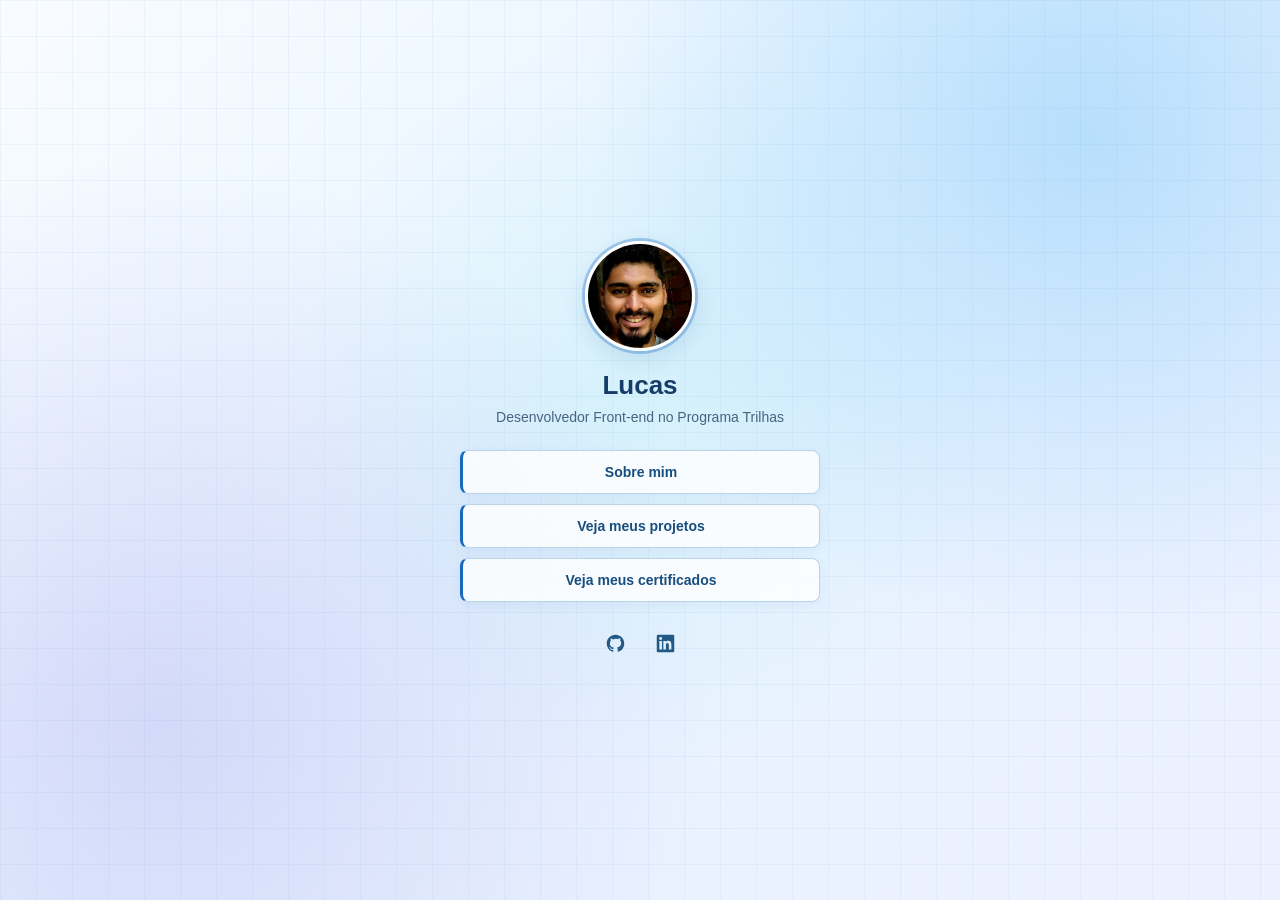
<file: index.html>
<!DOCTYPE html>
<html lang="pt-BR">
<head>
    <meta charset="UTF-8">
    <meta name="viewport" content="width=device-width, initial-scale=1.0">
    <title>Início | Portfólio Lucas</title>
    <link rel="stylesheet" href="style.css">
</head>
<body>

    <main class="pagina-inicial">

        <header class="perfil">
            <img
                class="foto-perfil"
                src="assets/imagens/perfil.jpg"
                alt="Fotografia de Lucas"
            >

            <h1>Lucas</h1>

            <p>Desenvolvedor Front-end no Programa Trilhas</p>
        </header>

        <nav class="menu-principal" aria-label="Menu principal">
            <a href="sobre.html">Sobre mim</a>
            <a href="projetos.html">Veja meus projetos</a>
            <a href="certificados.html">Veja meus certificados</a>
        </nav>

        <div class="redes-sociais">
            <a
                href="https://github.com/paixaolucas893-jpg"
                target="_blank"
                rel="noopener noreferrer"
                aria-label="Acessar GitHub"
            >
                <svg viewBox="0 0 24 24" aria-hidden="true">
                    <path d="M12 2C6.48 2 2 6.48 2 12c0 4.42 2.87 8.17 6.84 9.49.5.09.68-.22.68-.48v-1.69c-2.78.6-3.37-1.18-3.37-1.18-.45-1.15-1.11-1.46-1.11-1.46-.91-.62.07-.61.07-.61 1 .07 1.53 1.03 1.53 1.03.89 1.52 2.34 1.08 2.91.83.09-.65.35-1.08.63-1.33-2.22-.25-4.56-1.11-4.56-4.94 0-1.09.39-1.98 1.03-2.68-.1-.25-.45-1.27.1-2.65 0 0 .84-.27 2.75 1.02A9.6 9.6 0 0112 6.66c.85 0 1.71.11 2.51.34 1.91-1.29 2.75-1.02 2.75-1.02.55 1.38.2 2.4.1 2.65.64.7 1.03 1.59 1.03 2.68 0 3.84-2.34 4.69-4.57 4.94.36.31.68.92.68 1.85v2.91c0 .27.18.58.69.48A10.01 10.01 0 0022 12c0-5.52-4.48-10-10-10z"/>
                </svg>
            </a>

            <a
                href="https://www.linkedin.com/in/lucaspaixaopereira/"
                target="_blank"
                rel="noopener noreferrer"
                aria-label="Acessar LinkedIn"
            >
                <svg viewBox="0 0 24 24" aria-hidden="true">
                    <path d="M20.45 2H3.55C2.69 2 2 2.69 2 3.55v16.9c0 .86.69 1.55 1.55 1.55h16.9c.86 0 1.55-.69 1.55-1.55V3.55c0-.86-.69-1.55-1.55-1.55zM7.93 18.75H4.98V9.2h2.95v9.55zM6.45 7.9a1.71 1.71 0 110-3.42 1.71 1.71 0 010 3.42zm12.3 10.85H15.8V14.1c0-1.11-.02-2.53-1.54-2.53-1.54 0-1.78 1.2-1.78 2.45v4.73H9.53V9.2h2.83v1.3h.04c.39-.74 1.36-1.54 2.79-1.54 2.99 0 3.56 1.97 3.56 4.53v5.26z"/>
                </svg>
            </a>
        </div>

    </main>

</body>
</html>
</file>
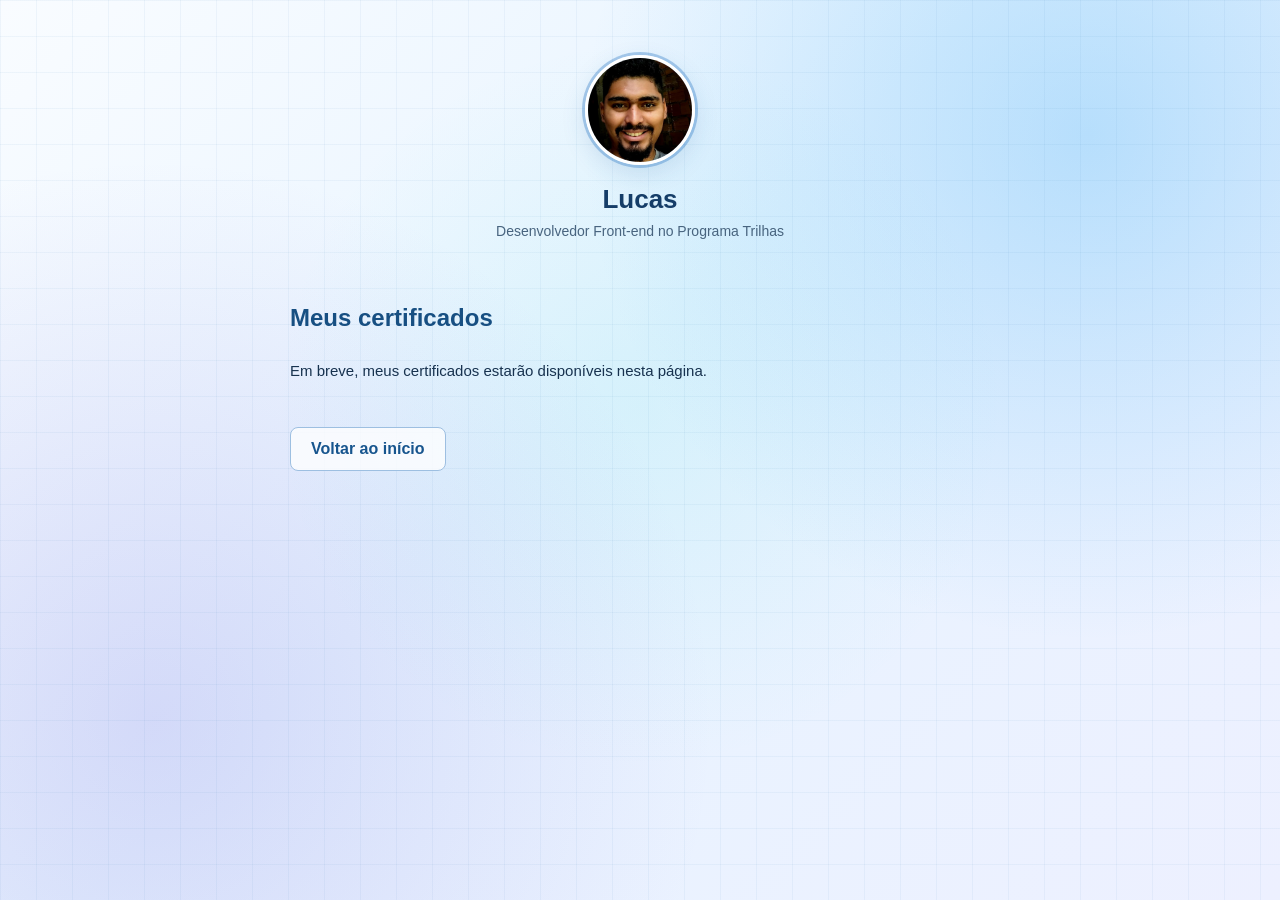
<file: certificados.html>
<!DOCTYPE html>
<html lang="pt-BR">
<head>
    <meta charset="UTF-8">
    <meta name="viewport" content="width=device-width, initial-scale=1.0">
    <title>Certificados | Portfólio Lucas</title>
    <link rel="stylesheet" href="style.css">
</head>
<body>

    <main class="pagina-interna">

        <header class="perfil">
            <img
                class="foto-perfil"
                src="assets/imagens/perfil.jpg"
                alt="Fotografia de Lucas"
            >

            <h1>Lucas</h1>
            <p>Desenvolvedor Front-end no Programa Trilhas</p>
        </header>

        <section class="conteudo">
            <h2>Meus certificados</h2>

            <p>
                Em breve, meus certificados estarão
                disponíveis nesta página.
            </p>

            <a class="botao-voltar" href="index.html">
                Voltar ao início
            </a>
        </section>

    </main>

</body>
</html>
</file>
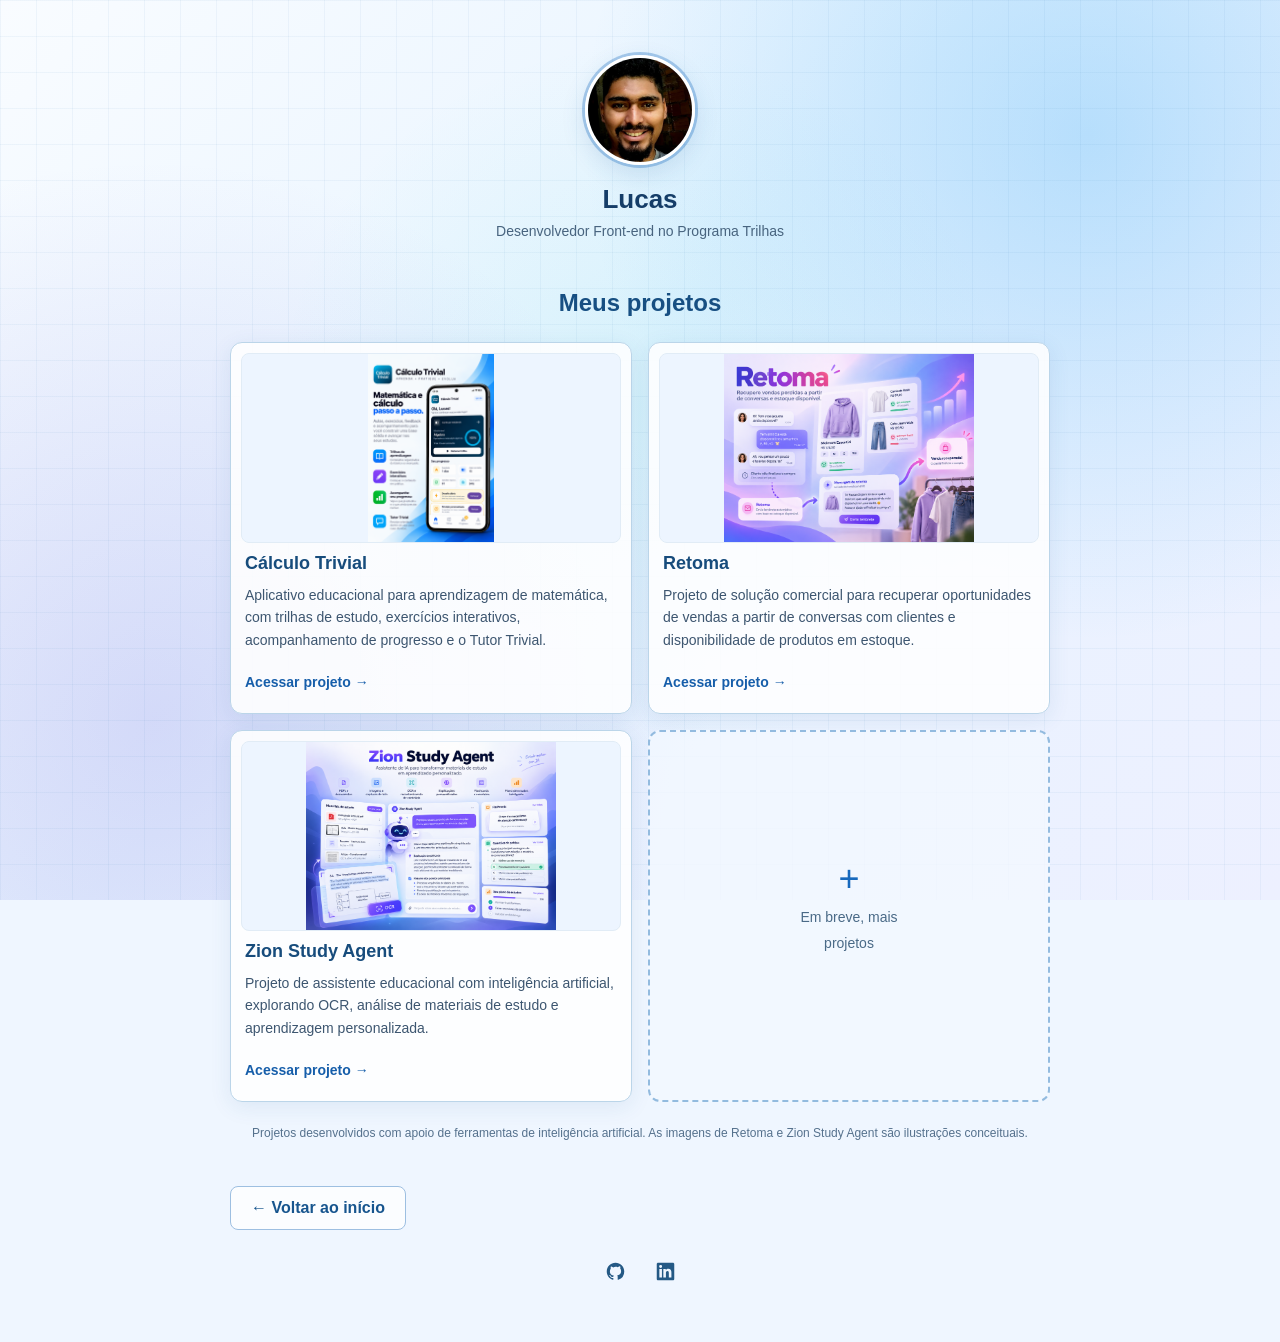
<file: projetos.html>
<!DOCTYPE html>
<html lang="pt-BR">
<head>
    <meta charset="UTF-8">
    <meta name="viewport"
          content="width=device-width, initial-scale=1.0">
    <meta name="description"
          content="Projetos de desenvolvimento de software e inteligência artificial de Lucas.">
    <title>Meus Projetos | Portfólio Lucas</title>
    <link rel="stylesheet" href="style.css">
</head>
<body>

    <main class="pagina-interna pagina-projetos">

        <!-- PERFIL -->
        <header class="perfil">
            <img
                class="foto-perfil"
                src="assets/imagens/perfil.jpg"
                alt="Fotografia de Lucas"
            >

            <h1>Lucas</h1>

            <p>
                Desenvolvedor Front-end no Programa Trilhas
            </p>
        </header>

        <!-- PROJETOS -->
        <section class="conteudo conteudo-projetos"
                 aria-labelledby="titulo-projetos">

            <h2 id="titulo-projetos">Meus projetos</h2>

            <div class="grade-projetos">

                <!-- CÁLCULO TRIVIAL -->
                <article class="card-projeto">

                    <img
                        class="imagem-projeto"
                        src="assets/imagens/calculo-trivial.png"
                        alt="Imagem de apresentação do aplicativo Cálculo Trivial"
                    >

                    <div class="informacoes-projeto">
                        <h3>Cálculo Trivial</h3>

                        <p>
                            Aplicativo educacional para
                            aprendizagem de matemática, com
                            trilhas de estudo, exercícios
                            interativos, acompanhamento de
                            progresso e o Tutor Trivial.
                        </p>

                        <a
                            href="https://github.com/paixaolucas893-jpg/Calculo-Trivial"
                            target="_blank"
                            rel="noopener noreferrer"
                            aria-label="Acessar o projeto Cálculo Trivial no GitHub"
                        >
                            Acessar projeto &rarr;
                        </a>
                    </div>
                </article>

                <!-- RETOMA -->
                <article class="card-projeto">

                    <img
                        class="imagem-projeto"
                        src="assets/imagens/retoma.png"
                        alt="Ilustração conceitual do projeto Retoma"
                    >

                    <div class="informacoes-projeto">
                        <h3>Retoma</h3>

                        <p>
                            Projeto de solução comercial
                            para recuperar oportunidades
                            de vendas a partir de conversas
                            com clientes e disponibilidade
                            de produtos em estoque.
                        </p>

                        <a
                            href="https://github.com/paixaolucas893-jpg/retoma"
                            target="_blank"
                            rel="noopener noreferrer"
                            aria-label="Acessar o projeto Retoma no GitHub"
                        >
                            Acessar projeto &rarr;
                        </a>
                    </div>
                </article>

                <!-- ZION STUDY AGENT -->
                <article class="card-projeto">

                    <img
                        class="imagem-projeto"
                        src="assets/imagens/zion-study-agent.png"
                        alt="Ilustração conceitual do Zion Study Agent"
                    >

                    <div class="informacoes-projeto">
                        <h3>Zion Study Agent</h3>

                        <p>
                            Projeto de assistente educacional
                            com inteligência artificial,
                            explorando OCR, análise de materiais
                            de estudo e aprendizagem personalizada.
                        </p>

                        <a
                            href="https://github.com/paixaolucas893-jpg/zion-study-agent"
                            target="_blank"
                            rel="noopener noreferrer"
                            aria-label="Acessar o Zion Study Agent no GitHub"
                        >
                            Acessar projeto &rarr;
                        </a>
                    </div>
                </article>

                <!-- ESPAÇO PARA FUTUROS PROJETOS -->
                <div class="card-futuro">
                    <span class="icone-adicionar"
                          aria-hidden="true">+</span>

                    <p>Em breve, mais projetos</p>
                </div>

            </div>

            <p class="nota-projetos">
                Projetos desenvolvidos com apoio de
                ferramentas de inteligência artificial.
                As imagens de Retoma e Zion Study Agent
                são ilustrações conceituais.
            </p>

            <a class="botao-voltar" href="index.html">
                &larr; Voltar ao início
            </a>

        </section>

        <!-- REDES SOCIAIS -->
        <footer class="redes-sociais">

            <a
                href="https://github.com/paixaolucas893-jpg"
                target="_blank"
                rel="noopener noreferrer"
                aria-label="Acessar meu GitHub"
            >
                <svg viewBox="0 0 24 24" aria-hidden="true">
                    <path d="M12 2C6.48 2 2 6.48 2 12c0 4.42 2.87 8.17 6.84 9.49.5.09.68-.22.68-.48v-1.69c-2.78.6-3.37-1.18-3.37-1.18-.45-1.15-1.11-1.46-1.11-1.46-.91-.62.07-.61.07-.61 1 .07 1.53 1.03 1.53 1.03.89 1.52 2.34 1.08 2.91.83.09-.65.35-1.08.63-1.33-2.22-.25-4.56-1.11-4.56-4.94 0-1.09.39-1.98 1.03-2.68-.1-.25-.45-1.27.1-2.65 0 0 .84-.27 2.75 1.02A9.6 9.6 0 0112 6.66c.85 0 1.71.11 2.51.34 1.91-1.29 2.75-1.02 2.75-1.02.55 1.38.2 2.4.1 2.65.64.7 1.03 1.59 1.03 2.68 0 3.84-2.34 4.69-4.57 4.94.36.31.68.92.68 1.85v2.91c0 .27.18.58.69.48A10.01 10.01 0 0022 12c0-5.52-4.48-10-10-10z"/>
                </svg>
            </a>

            <a
                href="https://www.linkedin.com/in/lucaspaixaopereira/"
                target="_blank"
                rel="noopener noreferrer"
                aria-label="Acessar meu LinkedIn"
            >
                <svg viewBox="0 0 24 24" aria-hidden="true">
                    <path d="M20.45 2H3.55C2.69 2 2 2.69 2 3.55v16.9c0 .86.69 1.55 1.55 1.55h16.9c.86 0 1.55-.69 1.55-1.55V3.55c0-.86-.69-1.55-1.55-1.55zM7.93 18.75H4.98V9.2h2.95v9.55zM6.45 7.9a1.71 1.71 0 110-3.42 1.71 1.71 0 010 3.42zm12.3 10.85H15.8V14.1c0-1.11-.02-2.53-1.54-2.53-1.54 0-1.78 1.2-1.78 2.45v4.73H9.53V9.2h2.83v1.3h.04c.39-.74 1.36-1.54 2.79-1.54 2.99 0 3.56 1.97 3.56 4.53v5.26z"/>
                </svg>
            </a>

        </footer>

    </main>

</body>
</html>
</file>
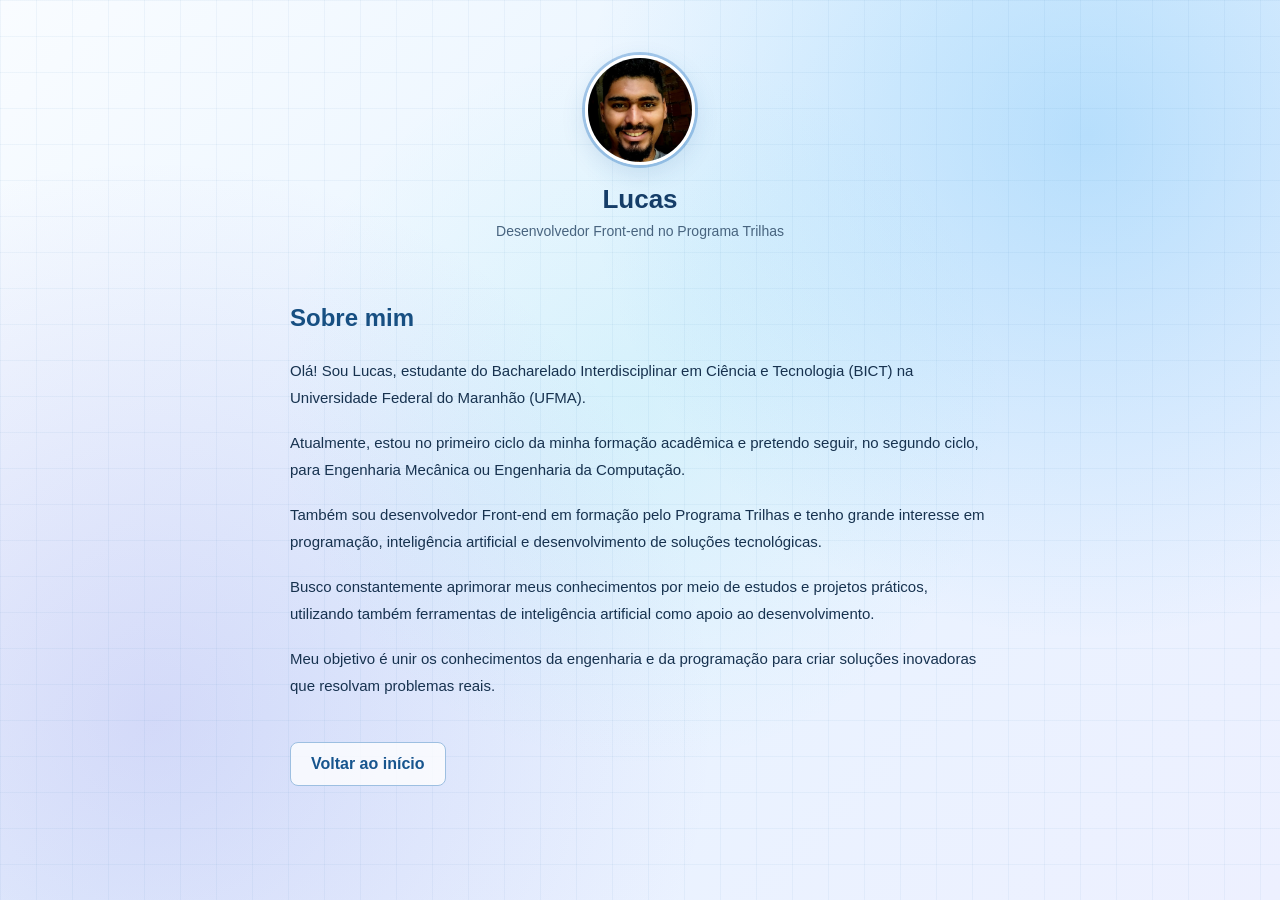
<file: sobre.html>
<!DOCTYPE html>
<html lang="pt-BR">
<head>
    <meta charset="UTF-8">
    <meta name="viewport" content="width=device-width, initial-scale=1.0">
    <title>Sobre mim | Portfólio Lucas</title>
    <link rel="stylesheet" href="style.css">
</head>
<body>

    <main class="pagina-interna">

        <header class="perfil">
            <img
                class="foto-perfil"
                src="assets/imagens/perfil.jpg"
                alt="Fotografia de Lucas"
            >

            <h1>Lucas</h1>
            <p>Desenvolvedor Front-end no Programa Trilhas</p>
        </header>

        <section class="conteudo">
            <h2>Sobre mim</h2>

            <p>
                Olá! Sou Lucas, estudante do Bacharelado
                Interdisciplinar em Ciência e Tecnologia (BICT)
                na Universidade Federal do Maranhão (UFMA).
            </p>

            <p>
                Atualmente, estou no primeiro ciclo da minha
                formação acadêmica e pretendo seguir, no segundo
                ciclo, para Engenharia Mecânica ou Engenharia
                da Computação.
            </p>

            <p>
                Também sou desenvolvedor Front-end em formação
                pelo Programa Trilhas e tenho grande interesse
                em programação, inteligência artificial e
                desenvolvimento de soluções tecnológicas.
            </p>

            <p>
                Busco constantemente aprimorar meus conhecimentos
                por meio de estudos e projetos práticos,
                utilizando também ferramentas de inteligência
                artificial como apoio ao desenvolvimento.
            </p>

            <p>
                Meu objetivo é unir os conhecimentos da engenharia
                e da programação para criar soluções inovadoras
                que resolvam problemas reais.
            </p>

            <a class="botao-voltar" href="index.html">
                Voltar ao início
            </a>
        </section>

    </main>

</body>
</html>
</file>
<file: style.css>
/* =========================================
   PORTFÓLIO — ENGENHARIA, TECNOLOGIA E IA
   ========================================= */

/* CONFIGURAÇÕES GERAIS */

:root {
    --cor-texto: #17324f;
    --cor-secundaria: #48647f;
    --cor-azul: #1769bd;
    --cor-ciano: #008fae;
    --cor-roxo: #7152bc;
    --cor-borda: #b9d3e9;
    --cor-branco: #ffffff;
    --cor-card: rgba(255, 255, 255, 0.88);
}

* {
    box-sizing: border-box;
}

html {
    scroll-behavior: smooth;
}

body {
    margin: 0;
    min-height: 100vh;
    font-family: Arial, sans-serif;
    color: var(--cor-texto);

    /* Grade técnica e iluminação suave */
    background-color: #eff6ff;

    background-image:
        linear-gradient(
            rgba(43, 115, 180, 0.055) 1px,
            transparent 1px
        ),
        linear-gradient(
            90deg,
            rgba(43, 115, 180, 0.055) 1px,
            transparent 1px
        ),
        radial-gradient(
            circle at 85% 15%,
            rgba(66, 174, 246, 0.30),
            transparent 38%
        ),
        radial-gradient(
            circle at 12% 80%,
            rgba(107, 92, 220, 0.18),
            transparent 42%
        ),
        radial-gradient(
            circle at 50% 45%,
            rgba(47, 216, 220, 0.10),
            transparent 45%
        ),
        linear-gradient(
            135deg,
            #f9fcff 0%,
            #e8f4ff 45%,
            #edf0ff 100%
        );

    background-size:
        36px 36px,
        36px 36px,
        auto,
        auto,
        auto,
        auto;

    background-attachment: fixed;
}

/* PERFIL COMPARTILHADO */

.perfil {
    text-align: center;
}

.foto-perfil {
    width: 110px;
    height: 110px;
    object-fit: cover;
    border-radius: 50%;

    border: 3px solid #ffffff;

    box-shadow:
        0 0 0 3px rgba(23, 105, 189, 0.32),
        0 8px 25px rgba(33, 91, 151, 0.15);
}

.perfil h1 {
    font-size: 26px;
    margin: 15px 0 8px;
    color: #153d68;
}

.perfil p {
    font-size: 14px;
    margin: 0 0 25px;
    color: var(--cor-secundaria);
}

/* PÁGINA INICIAL */

.pagina-inicial {
    min-height: 100vh;
    display: flex;
    flex-direction: column;
    align-items: center;
    justify-content: center;
    padding: 30px 20px;
}

/* NAVEGAÇÃO */

.menu-principal {
    display: flex;
    flex-direction: column;
    gap: 10px;
    width: 100%;
    max-width: 360px;
}

.menu-principal a {
    display: block;
    padding: 13px 20px;

    background: rgba(255, 255, 255, 0.82);
    border: 1px solid var(--cor-borda);
    border-left: 3px solid var(--cor-azul);

    border-radius: 8px;
    color: #174d7f;
    text-decoration: none;
    text-align: center;
    font-size: 14px;
    font-weight: 600;

    box-shadow: 0 3px 12px rgba(32, 92, 156, 0.06);

    transition:
        background 0.25s,
        transform 0.25s,
        box-shadow 0.25s,
        border-color 0.25s;
}

.menu-principal a:hover {
    background: #e3f4ff;
    border-color: #58b8e3;
    transform: translateY(-2px);

    box-shadow: 0 7px 19px rgba(31, 105, 183, 0.14);
}

/* REDES SOCIAIS */

.redes-sociais {
    display: flex;
    justify-content: center;
    align-items: center;
    gap: 18px;
    margin-top: 25px;
}

.redes-sociais a {
    display: inline-flex;
    align-items: center;
    justify-content: center;

    width: 32px;
    height: 32px;

    color: #245985;

    transition:
        transform 0.2s,
        color 0.2s;
}

.redes-sociais svg {
    width: 21px;
    height: 21px;
    fill: currentColor;
}

.redes-sociais a:hover {
    transform: scale(1.15);
    color: var(--cor-azul);
}

/* PÁGINAS INTERNAS */

.pagina-interna {
    min-height: 100vh;
    display: flex;
    flex-direction: column;
    align-items: center;
    padding: 55px 20px;
}

/* CONTEÚDO */

.conteudo {
    width: 100%;
    max-width: 700px;
    margin-top: 20px;
}

.conteudo h2 {
    font-size: 24px;
    margin-bottom: 25px;
    color: #174f82;
}

.conteudo p {
    font-size: 15px;
    line-height: 1.8;
    margin-bottom: 18px;
}

/* BOTÃO VOLTAR */

.botao-voltar {
    display: inline-block;
    margin-top: 25px;
    padding: 12px 20px;

    border: 1px solid #9dbfe1;
    border-radius: 8px;

    color: #17558e;
    font-weight: 600;
    text-decoration: none;

    background: rgba(255, 255, 255, 0.78);

    transition:
        background 0.25s,
        transform 0.25s,
        box-shadow 0.25s;
}

.botao-voltar:hover {
    background: #e2f3ff;
    transform: translateY(-2px);
    box-shadow: 0 5px 14px rgba(29, 99, 176, 0.12);
}

/* PÁGINA DE PROJETOS */

.conteudo-projetos {
    max-width: 820px;
    margin-top: 5px;
}

.conteudo-projetos h2 {
    text-align: center;
    margin-bottom: 25px;
}

/* GRADE DE PROJETOS */

.grade-projetos {
    display: grid;
    grid-template-columns: repeat(2, minmax(0, 1fr));
    gap: 16px;
}

/* CARDS */

.card-projeto {
    min-width: 0;
    overflow: hidden;

    border: 1px solid #bbd5e9;
    border-radius: 12px;

    background: var(--cor-card);
    padding: 10px;

    box-shadow:
        0 5px 22px rgba(35, 89, 147, 0.09);

    transition:
        transform 0.2s,
        box-shadow 0.2s,
        border-color 0.2s;
}

.card-projeto:hover {
    transform: translateY(-4px);
    border-color: #5ba8dc;

    box-shadow:
        0 12px 28px rgba(33, 102, 177, 0.16);
}

/* IMAGEM DOS PROJETOS */

.imagem-projeto {
    display: block;
    width: 100%;
    height: 190px;

    object-fit: contain;

    background: #edf5ff;
    border: 1px solid #e1ecf6;
    border-radius: 8px;
}

/* INFORMAÇÕES DOS CARDS */

.informacoes-projeto {
    padding: 10px 4px 5px;
}

.informacoes-projeto h3 {
    font-size: 18px;
    margin: 0 0 10px;
    color: #174c7c;
}

.informacoes-projeto p {
    font-size: 14px;
    line-height: 1.6;
    margin: 0 0 15px;
    color: #3d5670;
}

.informacoes-projeto a {
    display: inline-block;
    padding: 8px 0;

    color: #165eaa;
    font-size: 14px;
    font-weight: bold;
    text-decoration: none;
}

.informacoes-projeto a:hover {
    color: #694bb5;
    text-decoration: underline;
}

/* CARD PARA PROJETOS FUTUROS */

.card-futuro {
    min-height: 280px;

    border: 2px dashed #93bbdf;
    border-radius: 12px;

    background: rgba(244, 249, 255, 0.76);

    display: flex;
    flex-direction: column;
    align-items: center;
    justify-content: center;

    text-align: center;
    color: #4a6a87;
}

.icone-adicionar {
    font-size: 36px;
    font-weight: 300;
    color: var(--cor-azul);
}

.card-futuro p {
    max-width: 150px;
    margin-top: 5px;
    font-size: 14px;
}

/* NOTA SOBRE OS PROJETOS */

.nota-projetos {
    font-size: 12px !important;
    line-height: 1.6 !important;
    color: #55718d;
    text-align: center;
    margin-top: 22px;
}

/* ACESSIBILIDADE */

a:focus-visible {
    outline: 3px solid #1674bf;
    outline-offset: 4px;
    border-radius: 4px;
}

/* RESPONSIVIDADE */

@media (max-width: 600px) {

    .pagina-interna {
        padding: 35px 20px;
    }

    .conteudo h2 {
        font-size: 22px;
    }

    .conteudo p {
        font-size: 14px;
    }

    .grade-projetos {
        grid-template-columns: 1fr;
    }

    .imagem-projeto {
        height: 190px;
    }

    .card-futuro {
        min-height: 170px;
    }
}

/* REDUÇÃO DE MOVIMENTO */

@media (prefers-reduced-motion: reduce) {

    html {
        scroll-behavior: auto;
    }

    * {
        transition: none !important;
    }
}
</file>
